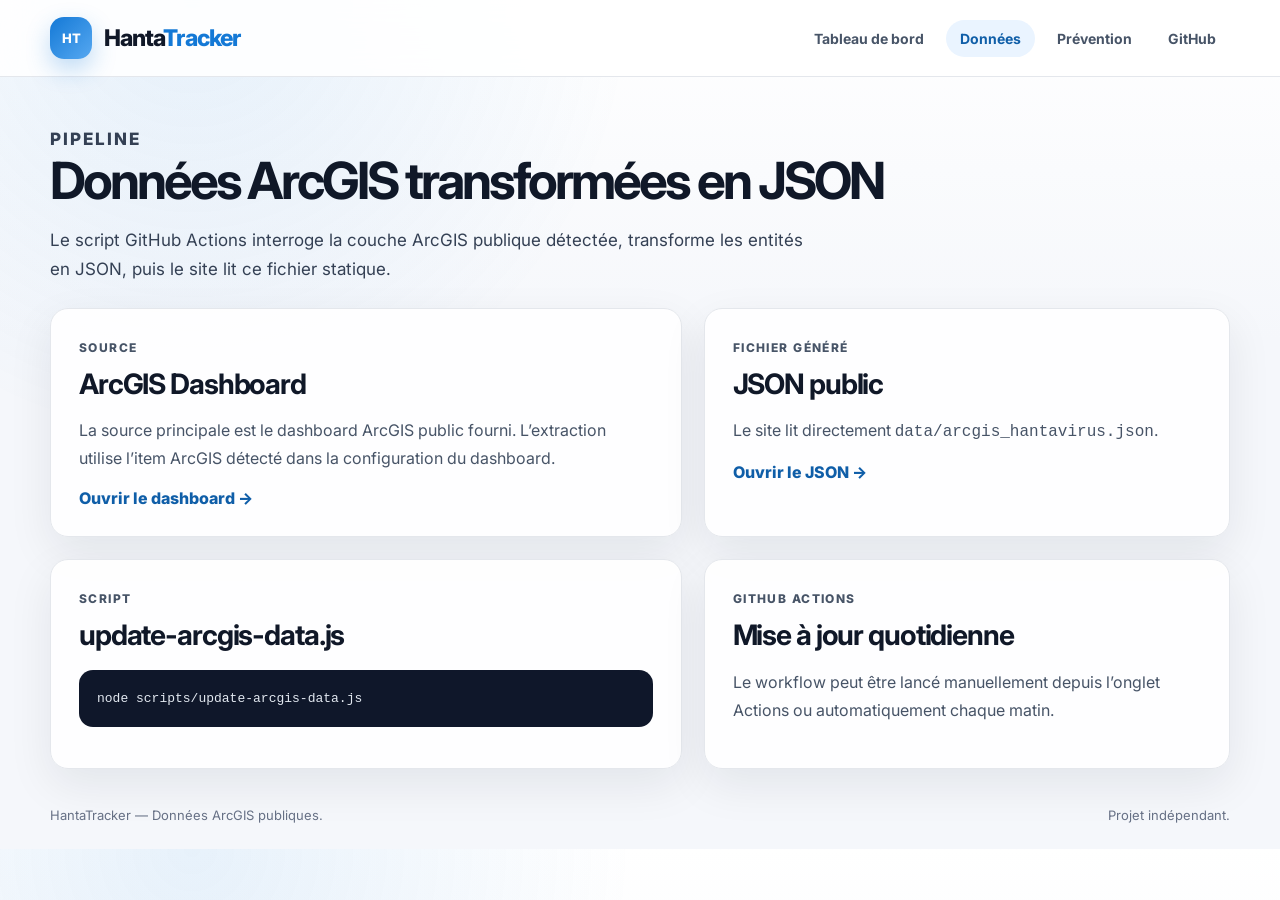
<file: data.html>
<!DOCTYPE html>
<html lang="fr">
<head>
  <meta charset="UTF-8" />
  <meta name="viewport" content="width=device-width, initial-scale=1.0" />
  <title>HantaTracker — Données</title>
  <link rel="stylesheet" href="style.css" />
</head>
<body>
  <header class="site-header">
    <div class="header-inner">
      <a class="brand" href="index.html"><span class="brand-icon">HT</span><span class="brand-text">Hanta<span>Tracker</span></span></a>
      <nav class="main-nav">
        <a href="index.html">Tableau de bord</a>
        <a class="active" href="data.html">Données</a>
        <a href="prevention.html">Prévention</a>
        <a href="github.html">GitHub</a>
      </nav>
    </div>
  </header>

  <main>
    <section class="page-title">
      <p class="kicker">Pipeline</p>
      <h1>Données ArcGIS transformées en JSON</h1>
      <p>Le script GitHub Actions interroge la couche ArcGIS publique détectée, transforme les entités en JSON, puis le site lit ce fichier statique.</p>
    </section>

    <section class="content-grid">
      <article class="panel">
        <p class="kicker">Source</p>
        <h2>ArcGIS Dashboard</h2>
        <p>La source principale est le dashboard ArcGIS public fourni. L’extraction utilise l’item ArcGIS détecté dans la configuration du dashboard.</p>
        <a class="inline-link" href="https://www.arcgis.com/apps/dashboards/5c68442d2afc42d7ba2696e4cd393729" target="_blank" rel="noopener">Ouvrir le dashboard →</a>
      </article>

      <article class="panel">
        <p class="kicker">Fichier généré</p>
        <h2>JSON public</h2>
        <p>Le site lit directement <code>data/arcgis_hantavirus.json</code>.</p>
        <a class="inline-link" href="data/arcgis_hantavirus.json">Ouvrir le JSON →</a>
      </article>
    </section>

    <section class="content-grid">
      <article class="panel">
        <p class="kicker">Script</p>
        <h2>update-arcgis-data.js</h2>
        <pre><code>node scripts/update-arcgis-data.js</code></pre>
      </article>

      <article class="panel">
        <p class="kicker">GitHub Actions</p>
        <h2>Mise à jour quotidienne</h2>
        <p>Le workflow peut être lancé manuellement depuis l’onglet Actions ou automatiquement chaque matin.</p>
      </article>
    </section>
  </main>

  <footer>
    <span>HantaTracker — Données ArcGIS publiques.</span>
    <span>Projet indépendant.</span>
  </footer>
</body>
</html>
</file>
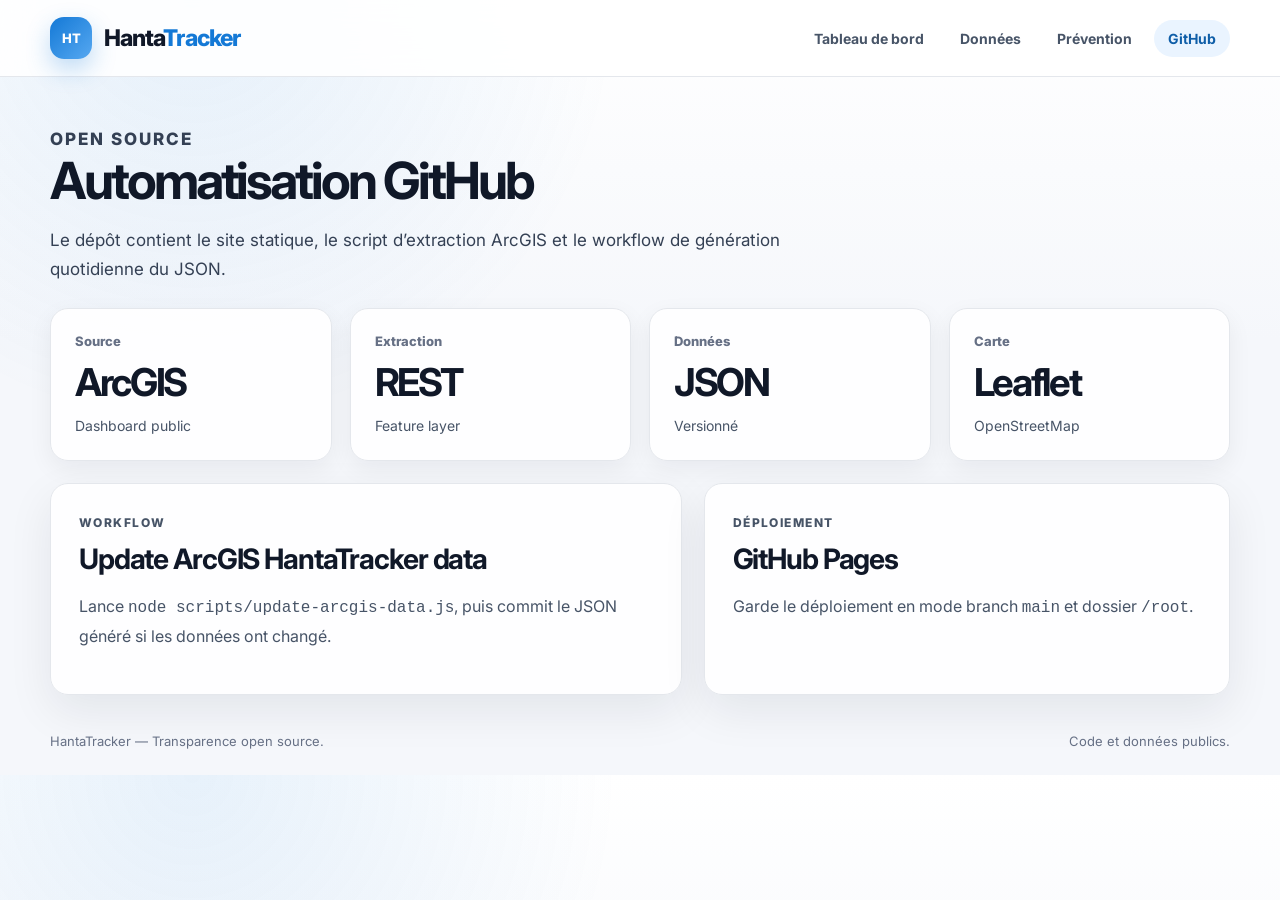
<file: github.html>
<!DOCTYPE html>
<html lang="fr">
<head>
  <meta charset="UTF-8" />
  <meta name="viewport" content="width=device-width, initial-scale=1.0" />
  <title>HantaTracker — GitHub</title>
  <link rel="stylesheet" href="style.css" />
</head>
<body>
  <header class="site-header">
    <div class="header-inner">
      <a class="brand" href="index.html"><span class="brand-icon">HT</span><span class="brand-text">Hanta<span>Tracker</span></span></a>
      <nav class="main-nav">
        <a href="index.html">Tableau de bord</a>
        <a href="data.html">Données</a>
        <a href="prevention.html">Prévention</a>
        <a class="active" href="github.html">GitHub</a>
      </nav>
    </div>
  </header>

  <main>
    <section class="page-title">
      <p class="kicker">Open source</p>
      <h1>Automatisation GitHub</h1>
      <p>Le dépôt contient le site statique, le script d’extraction ArcGIS et le workflow de génération quotidienne du JSON.</p>
    </section>

    <section class="summary">
      <article class="metric-card"><span class="metric-label">Source</span><strong>ArcGIS</strong><p>Dashboard public</p></article>
      <article class="metric-card"><span class="metric-label">Extraction</span><strong>REST</strong><p>Feature layer</p></article>
      <article class="metric-card"><span class="metric-label">Données</span><strong>JSON</strong><p>Versionné</p></article>
      <article class="metric-card"><span class="metric-label">Carte</span><strong>Leaflet</strong><p>OpenStreetMap</p></article>
    </section>

    <section class="content-grid">
      <article class="panel">
        <p class="kicker">Workflow</p>
        <h2>Update ArcGIS HantaTracker data</h2>
        <p>Lance <code>node scripts/update-arcgis-data.js</code>, puis commit le JSON généré si les données ont changé.</p>
      </article>

      <article class="panel">
        <p class="kicker">Déploiement</p>
        <h2>GitHub Pages</h2>
        <p>Garde le déploiement en mode branch <code>main</code> et dossier <code>/root</code>.</p>
      </article>
    </section>
  </main>

  <footer>
    <span>HantaTracker — Transparence open source.</span>
    <span>Code et données publics.</span>
  </footer>
</body>
</html>
</file>
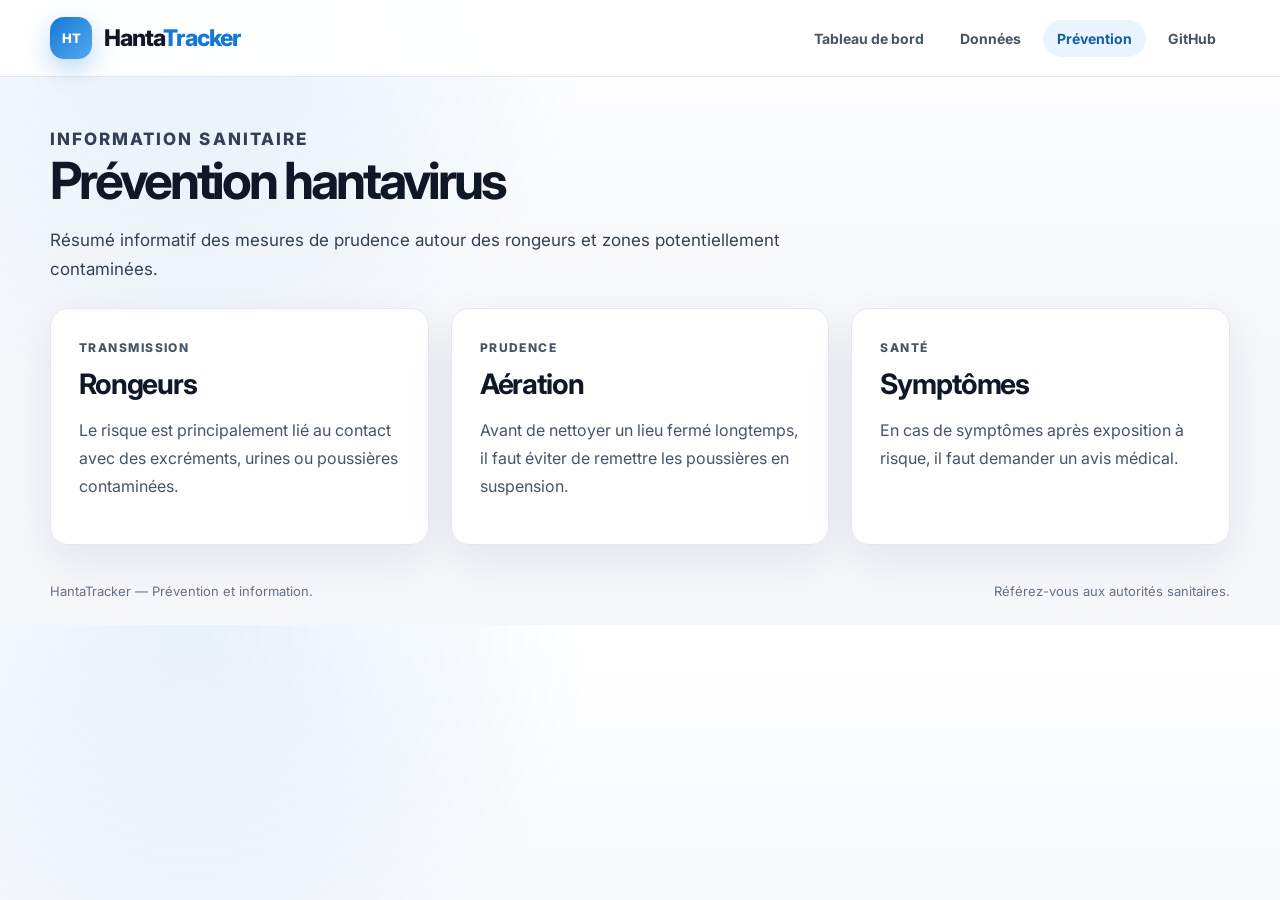
<file: prevention.html>
<!DOCTYPE html>
<html lang="fr">
<head>
  <meta charset="UTF-8" />
  <meta name="viewport" content="width=device-width, initial-scale=1.0" />
  <title>HantaTracker — Prévention</title>
  <link rel="stylesheet" href="style.css" />
</head>
<body>
  <header class="site-header">
    <div class="header-inner">
      <a class="brand" href="index.html"><span class="brand-icon">HT</span><span class="brand-text">Hanta<span>Tracker</span></span></a>
      <nav class="main-nav">
        <a href="index.html">Tableau de bord</a>
        <a href="data.html">Données</a>
        <a class="active" href="prevention.html">Prévention</a>
        <a href="github.html">GitHub</a>
      </nav>
    </div>
  </header>

  <main>
    <section class="page-title">
      <p class="kicker">Information sanitaire</p>
      <h1>Prévention hantavirus</h1>
      <p>Résumé informatif des mesures de prudence autour des rongeurs et zones potentiellement contaminées.</p>
    </section>

    <section class="content-grid three">
      <article class="panel">
        <p class="kicker">Transmission</p>
        <h2>Rongeurs</h2>
        <p>Le risque est principalement lié au contact avec des excréments, urines ou poussières contaminées.</p>
      </article>

      <article class="panel">
        <p class="kicker">Prudence</p>
        <h2>Aération</h2>
        <p>Avant de nettoyer un lieu fermé longtemps, il faut éviter de remettre les poussières en suspension.</p>
      </article>

      <article class="panel">
        <p class="kicker">Santé</p>
        <h2>Symptômes</h2>
        <p>En cas de symptômes après exposition à risque, il faut demander un avis médical.</p>
      </article>
    </section>
  </main>

  <footer>
    <span>HantaTracker — Prévention et information.</span>
    <span>Référez-vous aux autorités sanitaires.</span>
  </footer>
</body>
</html>
</file>
<file: style.css>
@import url("https://fonts.googleapis.com/css2?family=Inter:wght@400;500;600;700;800&display=swap");

:root {
  --bg: #f5f7fb;
  --surface: #ffffff;
  --soft: #f9fafb;
  --text: #101828;
  --muted: #667085;
  --border: #e4e7ec;
  --blue: #1479d6;
  --blue-dark: #0f5ea8;
  --blue-soft: #eaf4ff;
  --green: #079455;
  --red: #d92d20;
  --orange: #f79009;
  --shadow: 0 16px 45px rgba(16, 24, 40, 0.08);
  --soft-shadow: 0 8px 24px rgba(16, 24, 40, 0.06);
  --radius: 18px;
}

* {
  box-sizing: border-box;
}

body {
  margin: 0;
  background:
    radial-gradient(circle at 15% 0%, rgba(20, 121, 214, 0.10), transparent 32%),
    linear-gradient(180deg, #ffffff 0%, var(--bg) 340px);
  color: var(--text);
  font-family: Inter, system-ui, -apple-system, BlinkMacSystemFont, "Segoe UI", sans-serif;
}

.site-header {
  position: sticky;
  top: 0;
  z-index: 1000;
  background: rgba(255, 255, 255, 0.88);
  backdrop-filter: blur(16px);
  border-bottom: 1px solid var(--border);
}

.header-inner {
  width: min(1180px, calc(100% - 40px));
  height: 76px;
  margin: auto;
  display: flex;
  align-items: center;
  justify-content: space-between;
}

.brand {
  display: inline-flex;
  align-items: center;
  gap: 12px;
  text-decoration: none;
  color: var(--text);
}

.brand-icon {
  width: 42px;
  height: 42px;
  display: grid;
  place-items: center;
  border-radius: 14px;
  background: linear-gradient(135deg, var(--blue), #56a8f1);
  color: #ffffff;
  font-weight: 800;
  font-size: 13px;
  box-shadow: 0 10px 24px rgba(20, 121, 214, 0.28);
}

.brand-text {
  font-size: 23px;
  font-weight: 800;
  letter-spacing: -0.04em;
}

.brand-text span {
  color: var(--blue);
}

.main-nav {
  display: flex;
  align-items: center;
  gap: 8px;
}

.main-nav a {
  text-decoration: none;
  color: #475467;
  font-size: 14px;
  font-weight: 700;
  padding: 10px 14px;
  border-radius: 999px;
  transition: 0.18s ease;
}

.main-nav a:hover,
.main-nav a.active {
  background: var(--blue-soft);
  color: var(--blue-dark);
}

main {
  width: min(1180px, calc(100% - 40px));
  margin: 34px auto 0;
}

.hero {
  display: grid;
  grid-template-columns: minmax(0, 1fr) 360px;
  gap: 22px;
  align-items: stretch;
}

.hero-content,
.hero-card,
.panel,
.metric-card {
  background: rgba(255, 255, 255, 0.92);
  border: 1px solid var(--border);
  box-shadow: var(--shadow);
  border-radius: var(--radius);
}

.hero-content {
  padding: 42px;
}

.kicker {
  margin: 0 0 10px;
  color: var(--blue);
  font-size: 12px;
  font-weight: 800;
  letter-spacing: 0.12em;
  text-transform: uppercase;
}

h1 {
  margin: 0;
  font-size: clamp(34px, 4vw, 58px);
  line-height: 1.02;
  letter-spacing: -0.06em;
  max-width: 850px;
}

h2 {
  margin: 0;
  font-size: clamp(24px, 2.2vw, 32px);
  line-height: 1.15;
  letter-spacing: -0.04em;
}

.hero-lead,
.page-title p {
  max-width: 760px;
  margin: 20px 0 0;
  color: #344054;
  font-size: 17px;
  line-height: 1.7;
}

.hero-actions {
  display: flex;
  gap: 12px;
  flex-wrap: wrap;
  margin-top: 30px;
}

.button {
  display: inline-flex;
  align-items: center;
  justify-content: center;
  min-height: 44px;
  padding: 0 18px;
  border-radius: 12px;
  text-decoration: none;
  font-size: 14px;
  font-weight: 800;
}

.button.primary {
  background: var(--blue);
  color: #ffffff;
  box-shadow: 0 12px 24px rgba(20, 121, 214, 0.25);
}

.button.secondary {
  background: #ffffff;
  color: var(--blue-dark);
  border: 1px solid #bfdfff;
}

.hero-card {
  padding: 28px;
  display: flex;
  flex-direction: column;
  justify-content: space-between;
}

.hero-card-top {
  display: flex;
  align-items: center;
  gap: 10px;
  color: var(--muted);
  font-size: 14px;
  font-weight: 700;
}

.pulse {
  width: 12px;
  height: 12px;
  border-radius: 999px;
  background: var(--green);
  box-shadow: 0 0 0 8px rgba(7, 148, 85, 0.12);
}

.hero-card strong {
  display: block;
  margin-top: 42px;
  font-size: 28px;
  line-height: 1.15;
  letter-spacing: -0.04em;
}

.hero-card p {
  color: #475467;
  line-height: 1.65;
}

.summary {
  margin-top: 22px;
  display: grid;
  grid-template-columns: repeat(4, 1fr);
  gap: 18px;
}

.metric-card {
  padding: 24px;
  box-shadow: var(--soft-shadow);
}

.metric-label {
  display: block;
  color: var(--muted);
  font-size: 13px;
  font-weight: 800;
  margin-bottom: 14px;
}

.metric-card strong {
  display: block;
  color: var(--text);
  font-size: clamp(30px, 3vw, 44px);
  line-height: 1;
  letter-spacing: -0.06em;
}

.metric-card p {
  margin: 14px 0 0;
  color: #475467;
  font-size: 14px;
  line-height: 1.5;
}

.metric-card.alert strong {
  color: var(--red);
}

.dashboard-grid,
.content-grid {
  margin-top: 22px;
  display: grid;
  grid-template-columns: 1.2fr 1fr;
  gap: 22px;
}

.content-grid.three {
  grid-template-columns: repeat(3, 1fr);
}

.panel {
  padding: 28px;
  min-width: 0;
}

.chart-panel,
.map-panel {
  min-height: 510px;
}

.panel-heading {
  display: flex;
  align-items: flex-start;
  justify-content: space-between;
  gap: 18px;
  margin-bottom: 20px;
}

.panel p {
  color: #475467;
  line-height: 1.75;
}

.tag {
  display: inline-flex;
  align-items: center;
  justify-content: center;
  min-height: 30px;
  padding: 0 12px;
  border-radius: 999px;
  background: var(--blue-soft);
  color: var(--blue-dark);
  font-size: 12px;
  font-weight: 800;
  white-space: nowrap;
}

.tag.success {
  background: #ecfdf3;
  color: var(--green);
}

.chart-wrap {
  height: 330px;
  position: relative;
}

.map {
  width: 100%;
  height: 360px;
  border-radius: 16px;
  border: 1px solid var(--border);
  overflow: hidden;
  background: #eef3f8;
}

.caption,
.warning-note {
  margin: 18px 0 0;
  padding: 12px 14px;
  border-radius: 12px;
  font-size: 13px;
}

.caption {
  background: #f0f7ff;
  border: 1px solid #cce4ff;
  color: #365f8f !important;
}

.warning-note {
  background: #fffbeb;
  border: 1px solid #fedf89;
  color: #7a4b00 !important;
}

.detail-grid {
  margin: 26px 0;
  display: grid;
  grid-template-columns: repeat(2, 1fr);
  gap: 14px;
}

.detail-grid div {
  padding: 18px;
  border-radius: 14px;
  background: var(--soft);
  border: 1px solid var(--border);
}

.detail-grid strong {
  display: block;
  font-size: 34px;
  line-height: 1;
  letter-spacing: -0.05em;
}

.detail-grid span {
  display: block;
  margin-top: 8px;
  color: var(--muted);
  font-size: 13px;
  font-weight: 700;
}

.inline-link,
.source-list a {
  color: var(--blue-dark);
  font-weight: 800;
  text-decoration: none;
}

.inline-link:hover,
.source-list a:hover {
  text-decoration: underline;
}

.source-list {
  margin-top: 24px;
  display: flex;
  flex-direction: column;
  gap: 12px;
}

.page-title {
  margin: 48px 0 24px;
  max-width: 860px;
}

.page-title h1 {
  font-size: clamp(38px, 4vw, 56px);
}

pre {
  margin: 18px 0 0;
  padding: 18px;
  background: #0f172a;
  color: #e2e8f0;
  border-radius: 14px;
  overflow: auto;
  font-size: 13px;
  line-height: 1.6;
}

code {
  font-family: "SFMono-Regular", Consolas, "Liberation Mono", monospace;
}

footer {
  width: min(1180px, calc(100% - 40px));
  margin: 38px auto 26px;
  display: flex;
  justify-content: space-between;
  gap: 18px;
  color: var(--muted);
  font-size: 13px;
}

@media (max-width: 980px) {
  .header-inner {
    height: auto;
    padding: 16px 0;
    align-items: flex-start;
    flex-direction: column;
  }

  .main-nav {
    width: 100%;
    overflow-x: auto;
    padding-bottom: 4px;
  }

  .main-nav a {
    white-space: nowrap;
  }

  .hero,
  .dashboard-grid,
  .content-grid,
  .content-grid.three {
    grid-template-columns: 1fr;
  }

  .summary {
    grid-template-columns: repeat(2, 1fr);
  }

  footer {
    flex-direction: column;
  }
}

@media (max-width: 620px) {
  .summary,
  .detail-grid {
    grid-template-columns: 1fr;
  }

  .hero-content,
  .hero-card,
  .panel {
    padding: 22px;
  }

  main,
  .header-inner,
  footer {
    width: min(100% - 28px, 1180px);
  }

  .brand-text {
    font-size: 20px;
  }
}


.metric-card.neutral strong {
  color: #475467;
}
</file>
